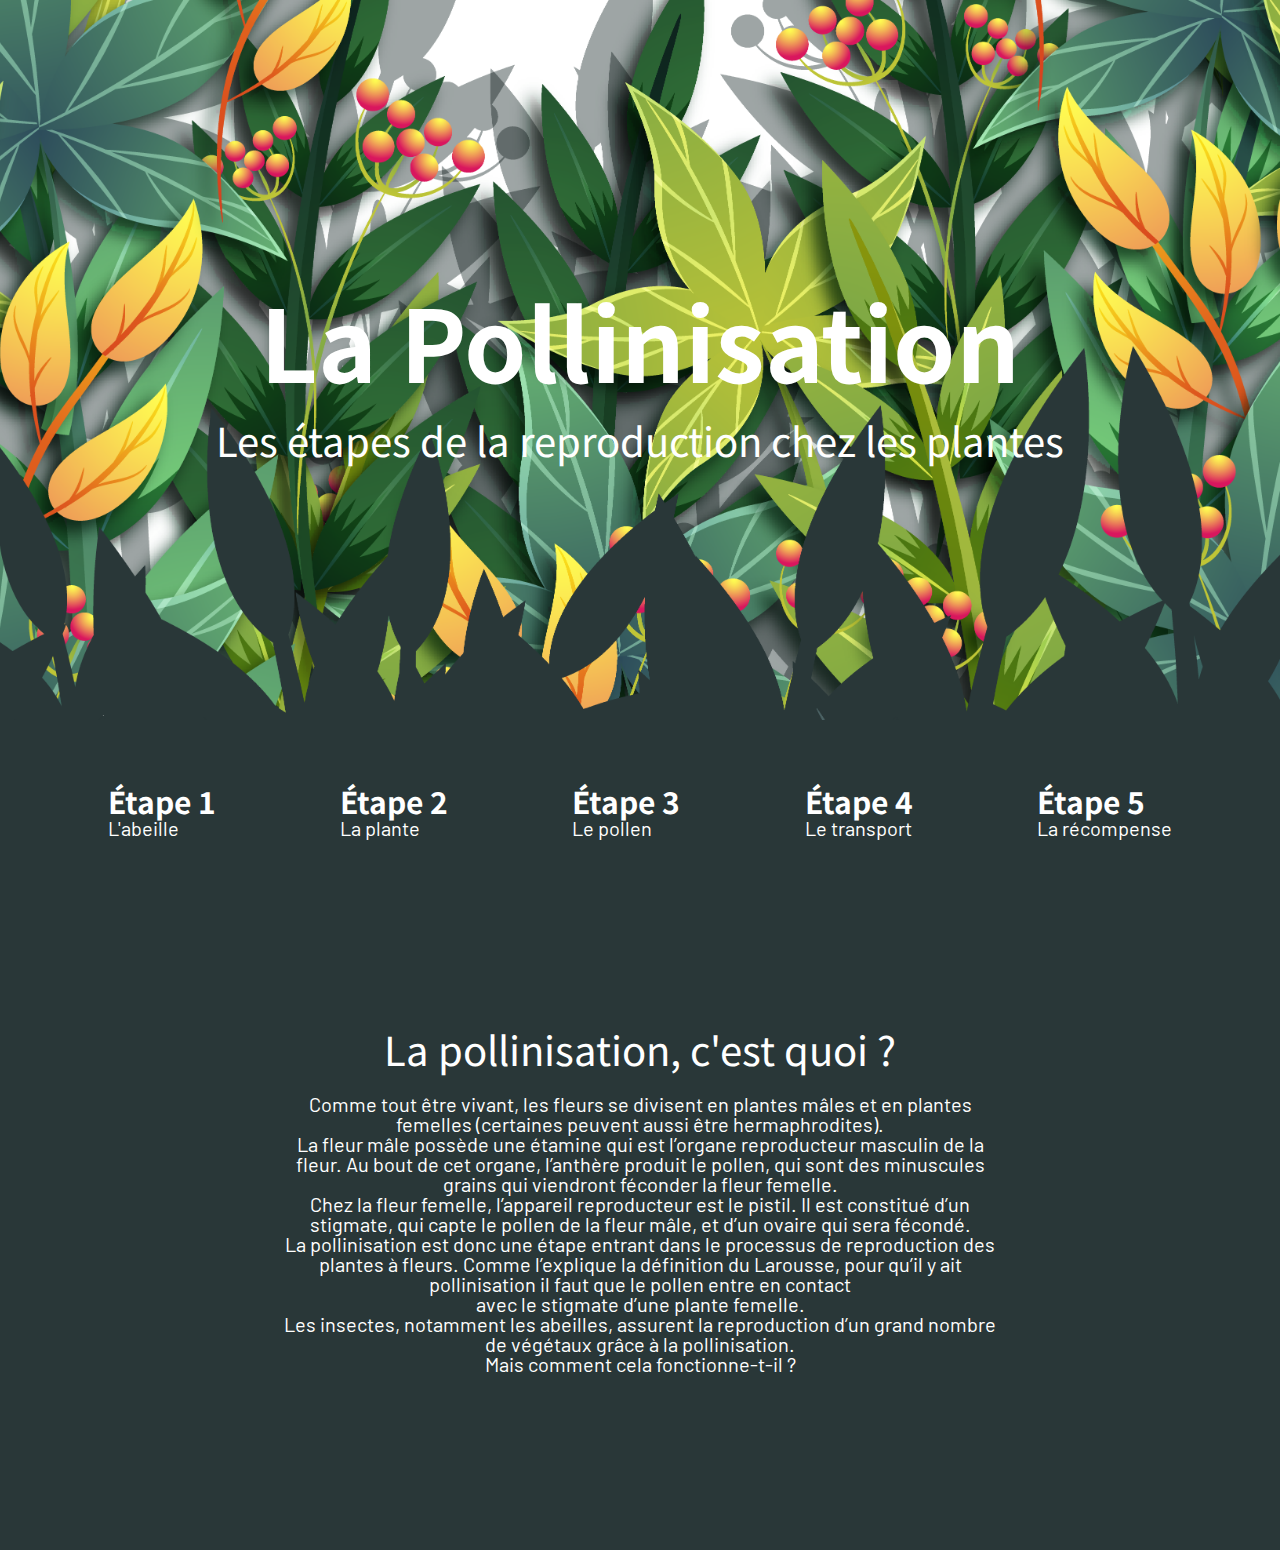
<file: index.html>
<!DOCTYPE html>
<html lang="en" dir="ltr">

<head>
  <meta charset="utf-8">
  <title>La Pollinisation</title>
  <link rel="stylesheet" href="css/main.css">
  <link rel="stylesheet" href="css/reset.css">
  <link rel="stylesheet" href="css/typo.css">
</head>

<body>

  <header>
    <div class="titre">

      <h1>La Pollinisation</h1>
      <h2>Les étapes de la reproduction chez les plantes</h2>

    </div>
  </header>

  <a class="menu-toggle" href="#main-menu">=</a>

  <nav id="main-menu">

    <a class="menu-close" href="#">X</a>

    <ul>
      <li>
        <a href="page1.html">
          <h4>Étape 1</h4> <br>
          <p class="p2">L'abeille </p>
        </a>
      </li>
      <li>
        <a href="page2.html">
          <h4>Étape 2</h4> <br>
          <p class="p2">La plante </p>
        </a>
      </li>
      <li>
        <a href="page3.html">
          <h4>Étape 3</h4> <br>
          <p class="p2">Le pollen </p>
        </a>
      </li>
      <li><a href="page4.html">
          <h4>Étape 4</h4> <br>
          <p class="p2">Le transport </p>
        </a>
      </li>
      <li>
        <a href="page5.html">
          <h4>Étape 5</h4> <br>
          <p class="p2">La récompense </p>
        </a>
      </li>
    </ul>

  </nav>

  <a href="#" class="backdrop"></a>


  <section id="intro">

    <div class="intro-container">

      <div class="intro-text">


        <h2>La pollinisation, c'est quoi ?</h2>

        <p>Comme tout être vivant, les fleurs se divisent en plantes mâles et en plantes femelles (certaines peuvent aussi être hermaphrodites). <br>

          La fleur mâle possède une étamine qui est l’organe reproducteur masculin de la fleur. Au bout de cet organe, l’anthère produit le pollen, qui sont des minuscules grains qui viendront féconder la fleur femelle. <br>

          Chez la fleur femelle, l’appareil reproducteur est le pistil. Il est constitué d’un stigmate, qui capte le pollen de la fleur mâle, et d’un ovaire qui sera fécondé. <br>

          La pollinisation est donc une étape entrant dans le processus de reproduction des plantes à fleurs. Comme l’explique la définition du Larousse, pour qu’il y ait pollinisation il faut que le pollen entre en contact <br> avec le stigmate
          d’une
          plante femelle. <br>

          Les insectes, notamment les abeilles, assurent la reproduction d’un grand nombre de végétaux grâce à la pollinisation.
          <br> Mais comment cela fonctionne-t-il ?
        </p>

      </div>

    </div>

  </section>






</body>

</html>
</file>
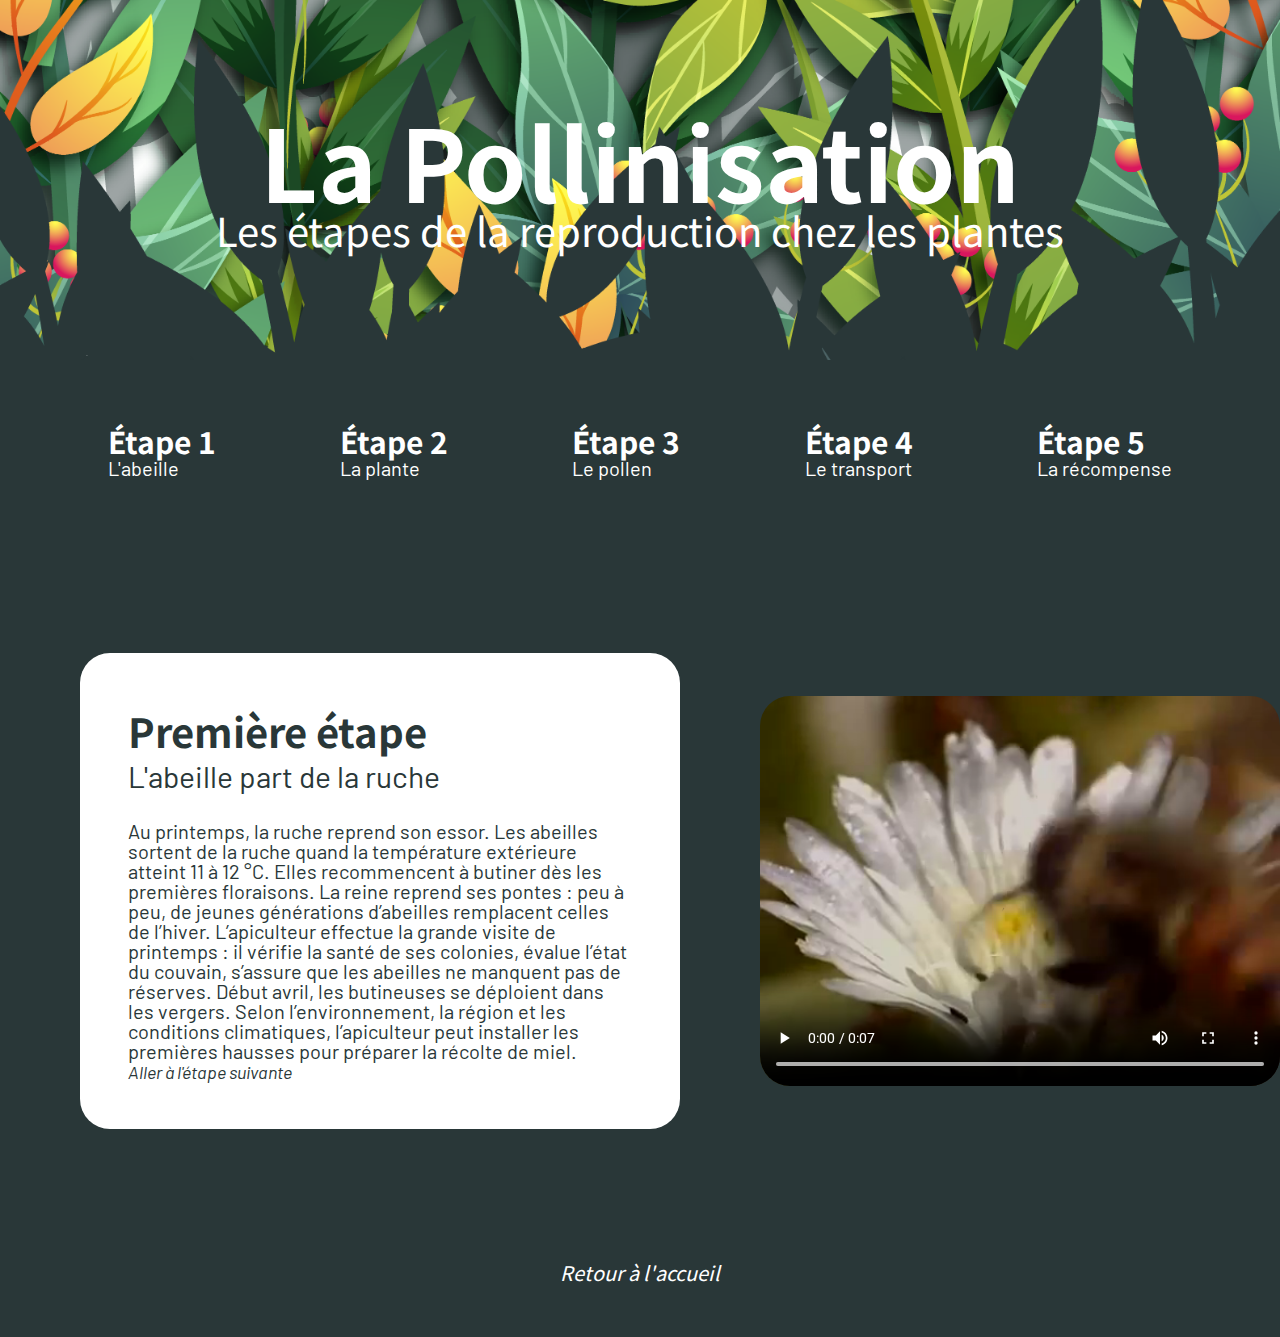
<file: page1.html>
<!DOCTYPE html>
<html lang="en" dir="ltr">

<head>
  <meta charset="utf-8">
  <title>l'abeille</title>
  <link rel="stylesheet" href="css/main.css">
  <link rel="stylesheet" href="css/reset.css">
  <link rel="stylesheet" href="css/typo.css">
</head>

<body>

  <header>
    <div class="titreetapes">

      <h1> <a class="color" href="index.html">La Pollinisation</a></h1>
      <h2>Les étapes de la reproduction chez les plantes</h2>

    </div>
  </header>

  <a class="menu-toggle" href="#main-menu">=</a>

  <nav id="main-menu">

    <a class="menu-close" href="#">X</a>

    <ul>
      <li>
        <a href="page1.html">
          <h4>Étape 1</h4> <br>
          <p class="p2">L'abeille </p>
        </a>
      </li>
      <li>
        <a href="page2.html">
          <h4>Étape 2</h4> <br>
          <p class="p2">La plante </p>
        </a>
      </li>
      <li>
        <a href="page3.html">
          <h4>Étape 3</h4> <br>
          <p class="p2">Le pollen </p>
        </a>
      </li>
      <li><a href="page4.html">
          <h4>Étape 4</h4> <br>
          <p class="p2">Le transport </p>
        </a>
      </li>
      <li>
        <a href="page5.html">
          <h4>Étape 5</h4> <br>
          <p class="p2">La récompense </p>
        </a>
      </li>
    </ul>

  </nav>

  <a href="#" class="backdrop"></a>

  <section id="etapes">

    <div class="container1">
      <div class="text1">

        <h3 id="1"> Première étape </h3>
        <h4>L'abeille part de la ruche</h4>
        <p> Au printemps, la ruche reprend son essor. Les abeilles sortent de la ruche quand la température extérieure atteint 11 à 12 °C. Elles recommencent à butiner dès les premières floraisons. La reine reprend ses pontes : peu à peu, de jeunes
          générations d’abeilles remplacent celles de l’hiver. L’apiculteur effectue la grande visite de printemps : il vérifie la santé de ses colonies, évalue l’état du couvain, s’assure que les abeilles ne manquent pas de réserves.
          Début avril, les butineuses se déploient dans les vergers. Selon l’environnement, la région et les conditions climatiques, l’apiculteur peut installer les premières hausses pour préparer la récolte de miel.
          <br> <a class="color2" href="page2.html">Aller à l'étape suivante</a>
        </p>

      </div>


      <video controls width="650">
        <source src="media/bee-video01.mp4" type="video/mp4">
    </div>
  </section>

  <footer>
    <div class="pied">
      <p> <a class="color" href="index.html"> Retour à l'accueil </a></p>
    </div>
  </footer>

</body>

</html>
</file>
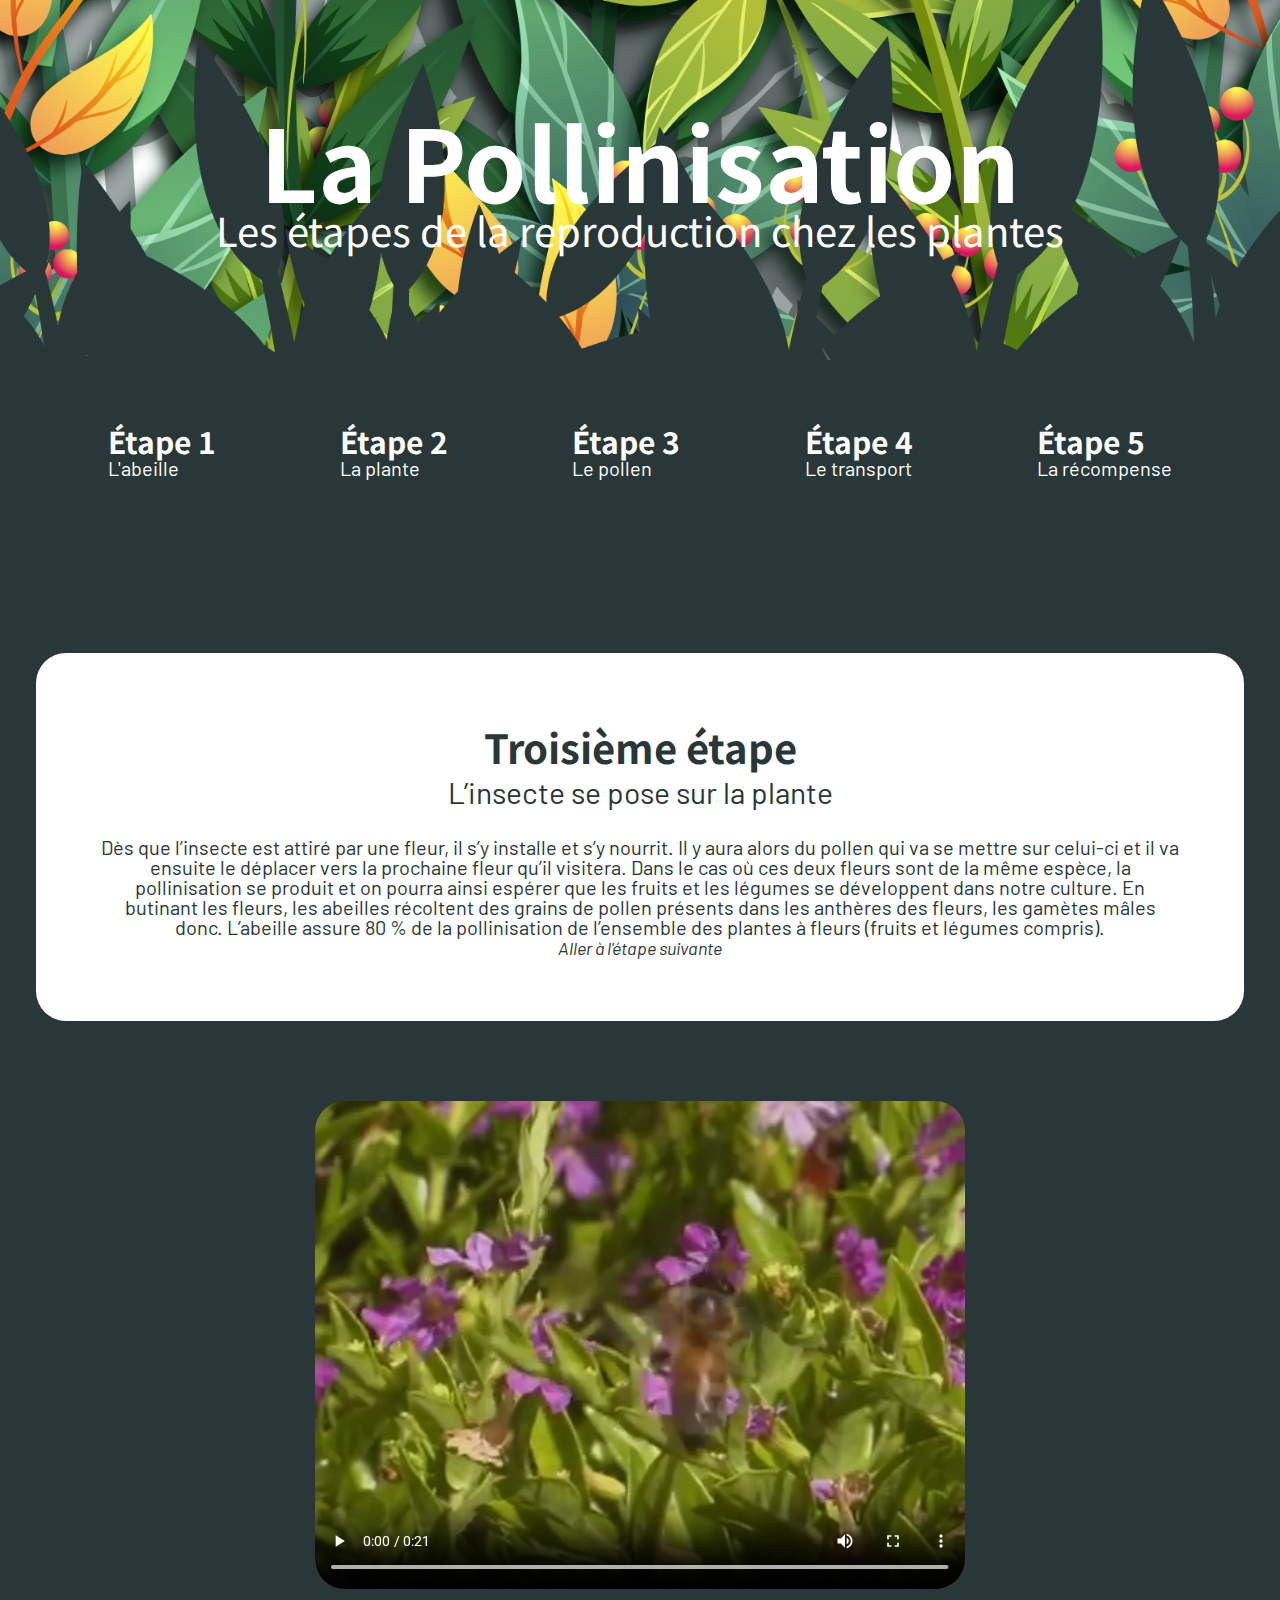
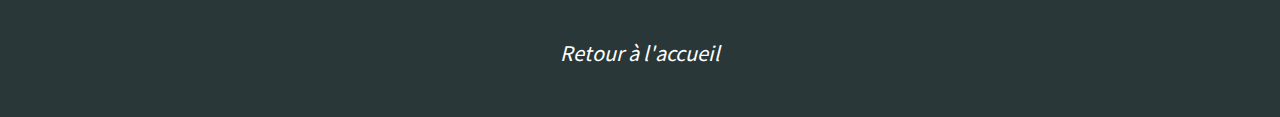
<file: page3.html>
<!DOCTYPE html>
<html lang="en" dir="ltr">

<head>
  <meta charset="utf-8">
  <title>l'abeille</title>
  <link rel="stylesheet" href="css/main.css">
  <link rel="stylesheet" href="css/reset.css">
  <link rel="stylesheet" href="css/typo.css">
</head>

<body>
  <header>
    <div class="titreetapes">

      <h1><a class="color" href="index.html">La Pollinisation</h1>
      <h2>Les étapes de la reproduction chez les plantes</h2>

    </div>
  </header>
  <a class="menu-toggle" href="#main-menu">=</a>

  <nav id="main-menu">

    <a class="menu-close" href="#">X</a>

    <ul>
      <li>
        <a href="page1.html">
          <h4>Étape 1</h4> <br>
          <p class="p2">L'abeille </p>
        </a>
      </li>
      <li>
        <a href="page2.html">
          <h4>Étape 2</h4> <br>
          <p class="p2">La plante </p>
        </a>
      </li>
      <li>
        <a href="page3.html">
          <h4>Étape 3</h4> <br>
          <p class="p2">Le pollen </p>
        </a>
      </li>
      <li><a href="page4.html">
          <h4>Étape 4</h4> <br>
          <p class="p2">Le transport </p>
        </a>
      </li>
      <li>
        <a href="page5.html">
          <h4>Étape 5</h4> <br>
          <p class="p2">La récompense </p>
        </a>
      </li>
    </ul>

  </nav>

  <a href="#" class="backdrop"></a>


  <section id="etapes">
    <div class="container2">
      <div class="text2">

        <h3 id="3"> Troisième étape </h3>
        <h4>L’insecte se pose sur la plante </h4>
        <p> Dès que l’insecte est attiré par une fleur, il s’y installe et s’y nourrit. Il y aura alors du pollen qui va se mettre sur celui-ci et il va ensuite le déplacer vers la prochaine fleur qu’il visitera. Dans le cas où ces deux fleurs sont
          de la
          même espèce, la pollinisation se produit et on pourra ainsi espérer que les fruits et les légumes se développent dans notre culture. En butinant les fleurs, les abeilles récoltent des grains de pollen présents dans les anthères des fleurs,
          les
          gamètes mâles donc. L’abeille assure 80 % de la pollinisation de l’ensemble des plantes à fleurs (fruits et légumes compris).
          <br> <a class="color2" href="page4.html">Aller à l'étape suivante</a>
        </p>

      </div>

      <video controls width="650">
        <source src="media/bee-video03.mp4" type="video/mp4">

    </div>

  </section>

  <footer>
    <div class="pied">
      <p> <a class="color" href="index.html"> Retour à l'accueil </a></p>
    </div>
  </footer>

</body>

</html>
</file>
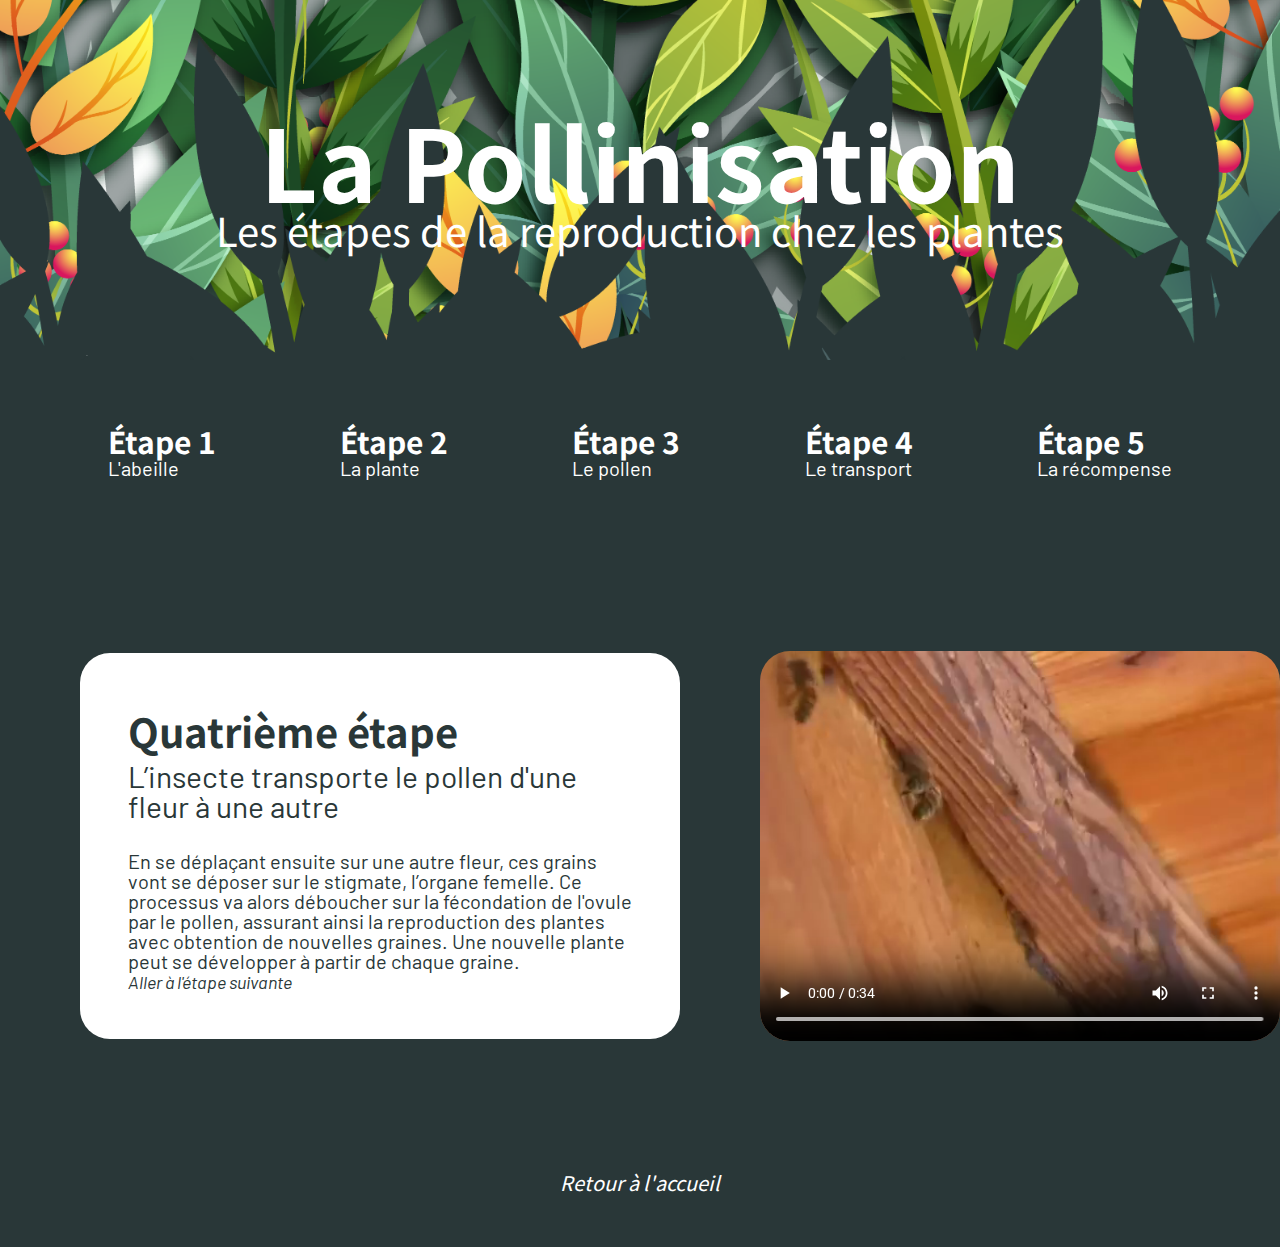
<file: page4.html>
<!DOCTYPE html>
<html lang="en" dir="ltr">

<head>
  <meta charset="utf-8">
  <title>l'abeille</title>
  <link rel="stylesheet" href="css/main.css">
  <link rel="stylesheet" href="css/reset.css">
  <link rel="stylesheet" href="css/typo.css">
</head>

<body>
  <header>
    <div class="titreetapes">

      <h1> <a class="color" href="index.html">La Pollinisation</a></h1>
      <h2>Les étapes de la reproduction chez les plantes</h2>

    </div>
  </header>
  <a class="menu-toggle" href="#main-menu">=</a>

  <nav id="main-menu">

    <a class="menu-close" href="#">X</a>

    <ul>
      <li>
        <a href="page1.html">
          <h4>Étape 1</h4> <br>
          <p class="p2">L'abeille </p>
        </a>
      </li>
      <li>
        <a href="page2.html">
          <h4>Étape 2</h4> <br>
          <p class="p2">La plante </p>
        </a>
      </li>
      <li>
        <a href="page3.html">
          <h4>Étape 3</h4> <br>
          <p class="p2">Le pollen </p>
        </a>
      </li>
      <li><a href="page4.html">
          <h4>Étape 4</h4> <br>
          <p class="p2">Le transport </p>
        </a>
      </li>
      <li>
        <a href="page5.html">
          <h4>Étape 5</h4> <br>
          <p class="p2">La récompense </p>
        </a>
      </li>
    </ul>

  </nav>

  <a href="#" class="backdrop"></a>

  <section id="etapes">


    <div class="container1">
      <div class="text1">

        <h3 id="4"> Quatrième étape </h3>
        <h4> L’insecte transporte le pollen d'une fleur à une autre</h4>
        <p> En se déplaçant ensuite sur une autre fleur, ces grains vont se déposer sur le stigmate, l’organe femelle. Ce processus va alors déboucher sur la fécondation de l'ovule par le pollen, assurant ainsi la reproduction des plantes avec
          obtention de nouvelles graines. Une nouvelle plante peut se développer à partir de chaque graine.
          <br> <a class="color2" href="page5.html">Aller à l'étape suivante</a>
        </p>

      </div>

      <video controls width="650">
        <source src="media/bee-video04.mp4" type="video/mp4">

    </div>

  </section>


  </div>

  <footer>
    <div class="pied">
      <p> <a class="color" href="index.html"> Retour à l'accueil </a></p>
    </div>
  </footer>
</body>

</html>
</file>
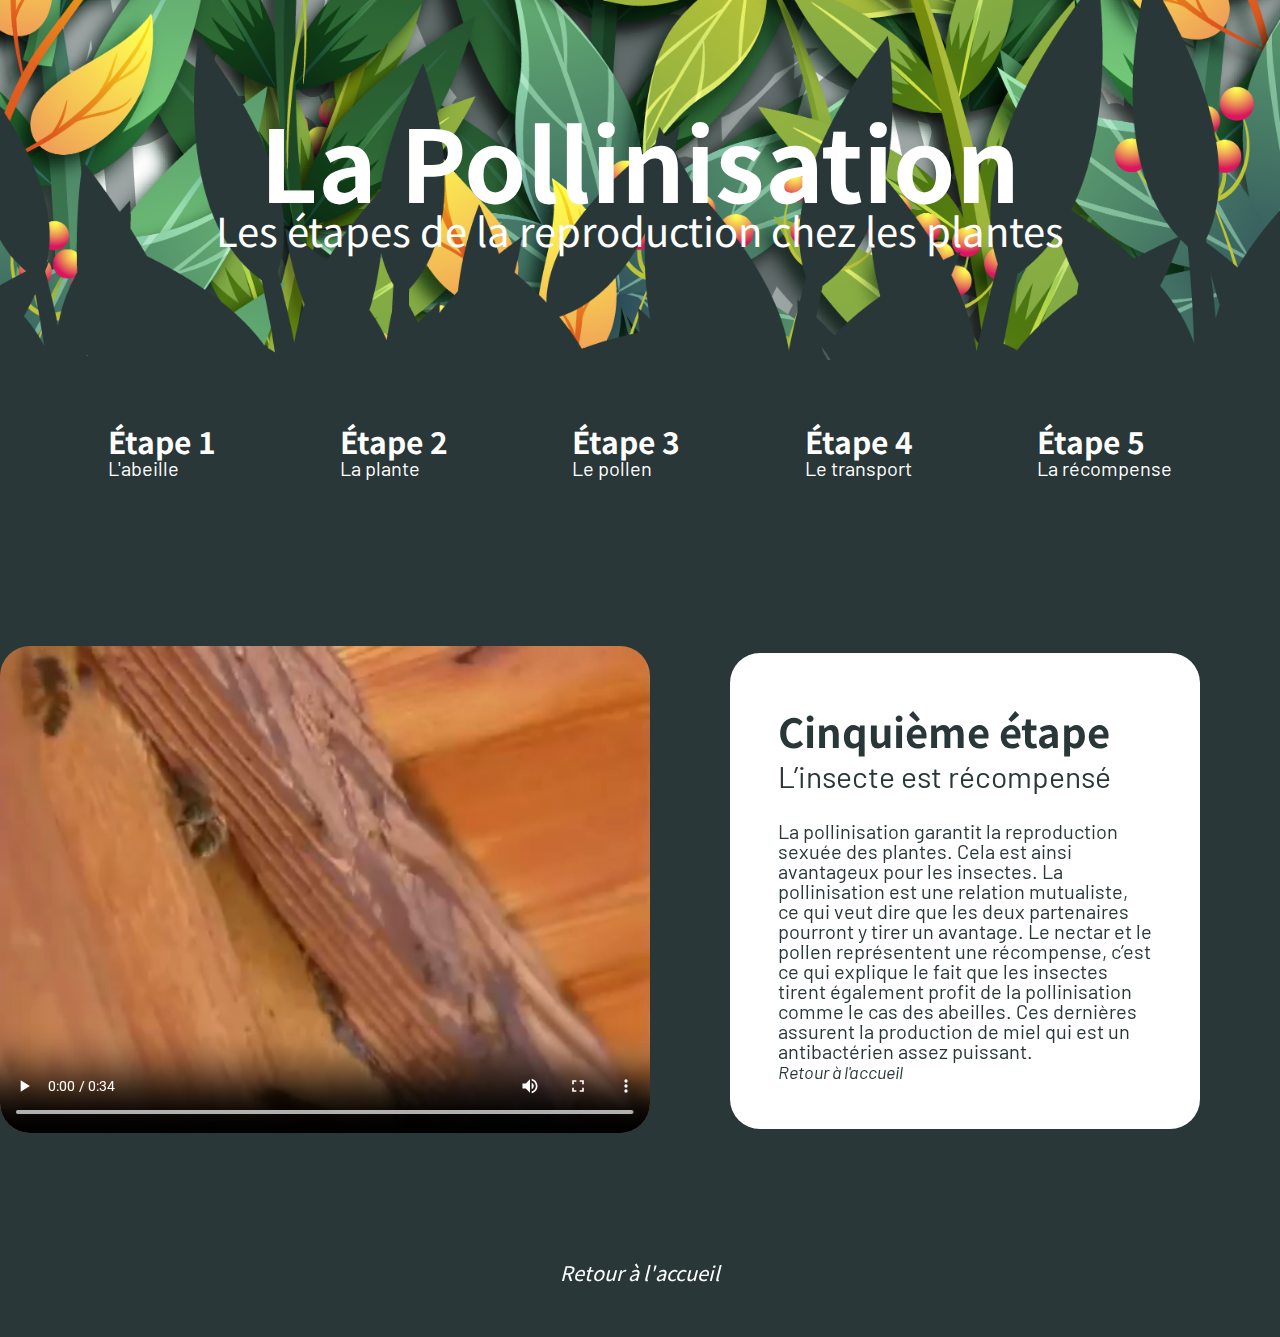
<file: page5.html>
<!DOCTYPE html>
<html lang="en" dir="ltr">

<head>
  <meta charset="utf-8">
  <title>l'abeille</title>
  <link rel="stylesheet" href="css/main.css">
  <link rel="stylesheet" href="css/reset.css">
  <link rel="stylesheet" href="css/typo.css">
</head>

<body>
  <header>
    <div class="titreetapes">

      <h1> <a class="color" href="index.html">La Pollinisation</a></h1>
      <h2>Les étapes de la reproduction chez les plantes</h2>

    </div>
  </header>
  <a class="menu-toggle" href="#main-menu">=</a>

  <nav id="main-menu">

    <a class="menu-close" href="#">X</a>

    <ul>
      <li>
        <a href="page1.html">
          <h4>Étape 1</h4> <br>
          <p class="p2">L'abeille </p>
        </a>
      </li>
      <li>
        <a href="page2.html">
          <h4>Étape 2</h4> <br>
          <p class="p2">La plante </p>
        </a>
      </li>
      <li>
        <a href="page3.html">
          <h4>Étape 3</h4> <br>
          <p class="p2">Le pollen </p>
        </a>
      </li>
      <li><a href="page4.html">
          <h4>Étape 4</h4> <br>
          <p class="p2">Le transport </p>
        </a>
      </li>
      <li>
        <a href="page5.html">
          <h4>Étape 5</h4> <br>
          <p class="p2">La récompense </p>
        </a>
      </li>
    </ul>

  </nav>

  <a href="#" class="backdrop"></a>

  <section id="etapes">



    <div class="container1">


      <div>
        <video controls width="650">
          <source src="media/bee-video04.mp4" type="video/mp4">
      </div>
      <div class="text1">

        <h3 id="5"> Cinquième étape </h3>
        <h4> L’insecte est récompensé </h4>
        <p> La pollinisation garantit la reproduction sexuée des plantes. Cela est ainsi avantageux pour les insectes. La pollinisation est une relation mutualiste, ce qui veut dire que les deux partenaires pourront y tirer un avantage. Le nectar et
          le
          pollen représentent une récompense, c’est ce qui explique le fait que les insectes tirent également profit de la pollinisation comme le cas des abeilles. Ces dernières assurent la production de miel qui est un antibactérien assez puissant.
          <br> <a class="color2" href="index.html">Retour à l'accueil</a>
        </p>

      </div>

    </div>



  </section>

  </div>

  <footer>
    <div class="pied">
      <p> <a class="color" href="index.html"> Retour à l'accueil </a></p>
    </div>
  </footer>

</body>

</html>
</file>
<file: css/main.css>
#main-menu {
  padding-top: 4em;
  position: absolute;
  top: 0;
  left: -400px;
  width: 400px;
  height: 100%;
  transition: 1s ease all;
  z-index: 999;
}

#main-menu:target {
  left: 0;
}

nav a {
  display: block;
  padding: 1em;
  text-decoration: none;
  color: #293738;
}

.menu-toggle {
  text-decoration: none;
  margin-left: 0.5em;
  color: white;
}

.menu-close {
  display: block;
  width: 16px;
  height: 16px;
  color: white;
  border-radius: 100%;
  position: absolute;
  top: 16px;
  right: 16px;
}

#main-menu:target+.backdrop {
  background: #293738;
  position: absolute;
  top: 0;
  left: 0;
  width: 100%;
  height: 100%;
  z-index: 998;
}

@media (min-width : 750px) {
  #main-menu {
    position: relative;
    left: auto;
    top: auto;
    width: 100%;
  }

  #main-menu ul {
    display: flex;
    justify-content: space-evenly;
  }

  .menu-toggle,
  .menu-close {
    display: none;
  }
}

.p2:hover {
  color : #C47F10;
}

body {
  background: #293738;
}

h1 {
  text-align: center;
}

h3 {
  color: #293738;
}

h4 {
  color: #293738;
  padding-bottom: 5em;
}

a {
  text-decoration: none;
}

ul h4 {
  color: white;
}

.titre h1 {
  padding: 30px;
}

.titre {
  color: white;
  min-height: 80vh;
  background: #293738 url('images/byme4.png') top center no-repeat;
  background-size: cover;
  display: flex;
  align-items: center;
  justify-content: center;
  flex-direction: column;
}

.titreetapes {
  color: white;
  min-height: 40vh;
  background: #293738 url('images/bymeshort.png') top center no-repeat;
  background-size: cover;
  display: flex;
  align-items: center;
  justify-content: center;
  flex-direction: column;
}

.color {
  color: white;
}

.color2 {
  color: #293738;
}

#intro h2 {
  padding-bottom: 25px;
}

#intro {
  margin: 11em;
  color: white;
}

.intro-container {
  text-align: center;
  display: flex;
  align-content: center;
  justify-content: center;
  align-items: center;
}

.intro-container h2 {
  padding-bottom: 35px;
}

.intro-text {
  width: 80vh;
}

.intro-container img {
  width: 40%;
  height: 40%;
  padding: 4em;
}

#liste1 {
  padding-left: 3em;
  padding-right: 3em;
}

.p2 {
  text-decoration: none;
  color: white;
}

.navigation2 {
  display: flex;
  justify-content: space-between;
  padding: 0.8em;
  text-align: center;
  padding-top: 4em;
}

.navigation2 h4 {
  color: white;
}

#liste {
  background: white;
  padding-left: 3em;
  padding-right: 3em;
}

.navigation {
  display: flex;
  justify-content: space-between;
  padding: 0.8em;
  text-align: center;
}

.steps a {
  text-decoration: none;
  color: #293738;
}

.p1 {
  text-decoration: none;
  color: #293738;
}

#images {
  background: #E09641;
  padding-top: 7em;
  padding-bottom: 7em;
}

.illu-container {
  padding: 1em;
  margin: 0 auto;
  max-width: 1280px;
  display: flex;
  flex-wrap: wrap;
  justify-content: space-evenly;
}

.illu-feature {
  padding: 1em;
  margin-bottom: 1em;
  flex-basis: 320px;
  flex-grow: 0;
}

.illu-feature img {
  max-width: 80%;
}

#etapes p {
  color: #293738;
  padding-top: 1.5em;
}

#etapes h3 {
  padding-bottom: 25px;
  padding-top: 25px;
}

.container1 {
  padding-top: 5em;
  display: flex;
  align-content: center;
  justify-content: center;
  align-items: center;
}

.text1 {
  width: 70vh;
  margin: 80px;
  padding: 3em;
  border-radius: 30px;
  background: white;
}

.container2 {
  padding-top: 5em;
  text-align: center;
  display: flex;
  align-content: center;
  justify-content: center;
  align-items: center;
  flex-direction: column;
}

.text2 {
  width: 120vh;
  margin: 80px;
  padding: 4em;
  border-radius: 30px;
  background: white;
  /*box-shadow: inset 0 0 0.5em #E3E6E8, 0 0 1em #E3E6E8;*/
}

video {
  border-radius: 30px;
}

footer {
  height: 6em;
  text-align: center;
  color: white;
}

.pied {
  padding: 3em;
  text-decoration: none;
}
</file>
<file: css/typo.css>
@import url('https://fonts.googleapis.com/css2?family=Barlow&family=Noto+Sans+KR:wght@400;700&family=Roboto&display=swap');
@import url('https://fonts.googleapis.com/css2?family=Barlow:ital@1&display=swap');

.menu-toggle {
  font-size: 80px;
}

h1 {
  font-family: 'Noto Sans KR', sans-serif;
  font-size: 100px;
  font-weight: 700;
}

h2 {
  font-family: 'Noto Sans KR', sans-serif;
  font-size: 40px;
  font-weight: 400;
}

h3 {
  font-family: 'Noto Sans KR', sans-serif;
  font-weight: 700;
  font-size: 40px;
  line-height: 25%;
}

h4 {
  font-family: 'Barlow', sans-serif;
  font-weight: 400;
  font-size: 30px;
}

ul h4 {
  font-family: 'Noto Sans KR', sans-serif;
  font-weight: 700;
  line-height: 0.1em;
}

ul p {
  font-family: 'Barlow', sans-serif;
  font-size: 20px;
}

#liste h4 {
  font-family: 'Noto Sans KR', sans-serif;
  font-weight: 700;
  line-height: 0.1em;
}

p {
  font-family: 'Barlow', sans-serif;
  font-size: 20px;
}

.p2 {
  line-height: 90%;
}

.navigation {
  font-size: 30px;
}

a {
  font-family: 'Noto Sans KR', sans-serif;
}

.color2 {
  font-family: 'Barlow', sans-serif;
  font-size: 18px;
  font-style: italic;
}

footer {
  font-family: 'Barlow', sans-serif;
  font-size: 18px;
  font-style: italic;
}
</file>
